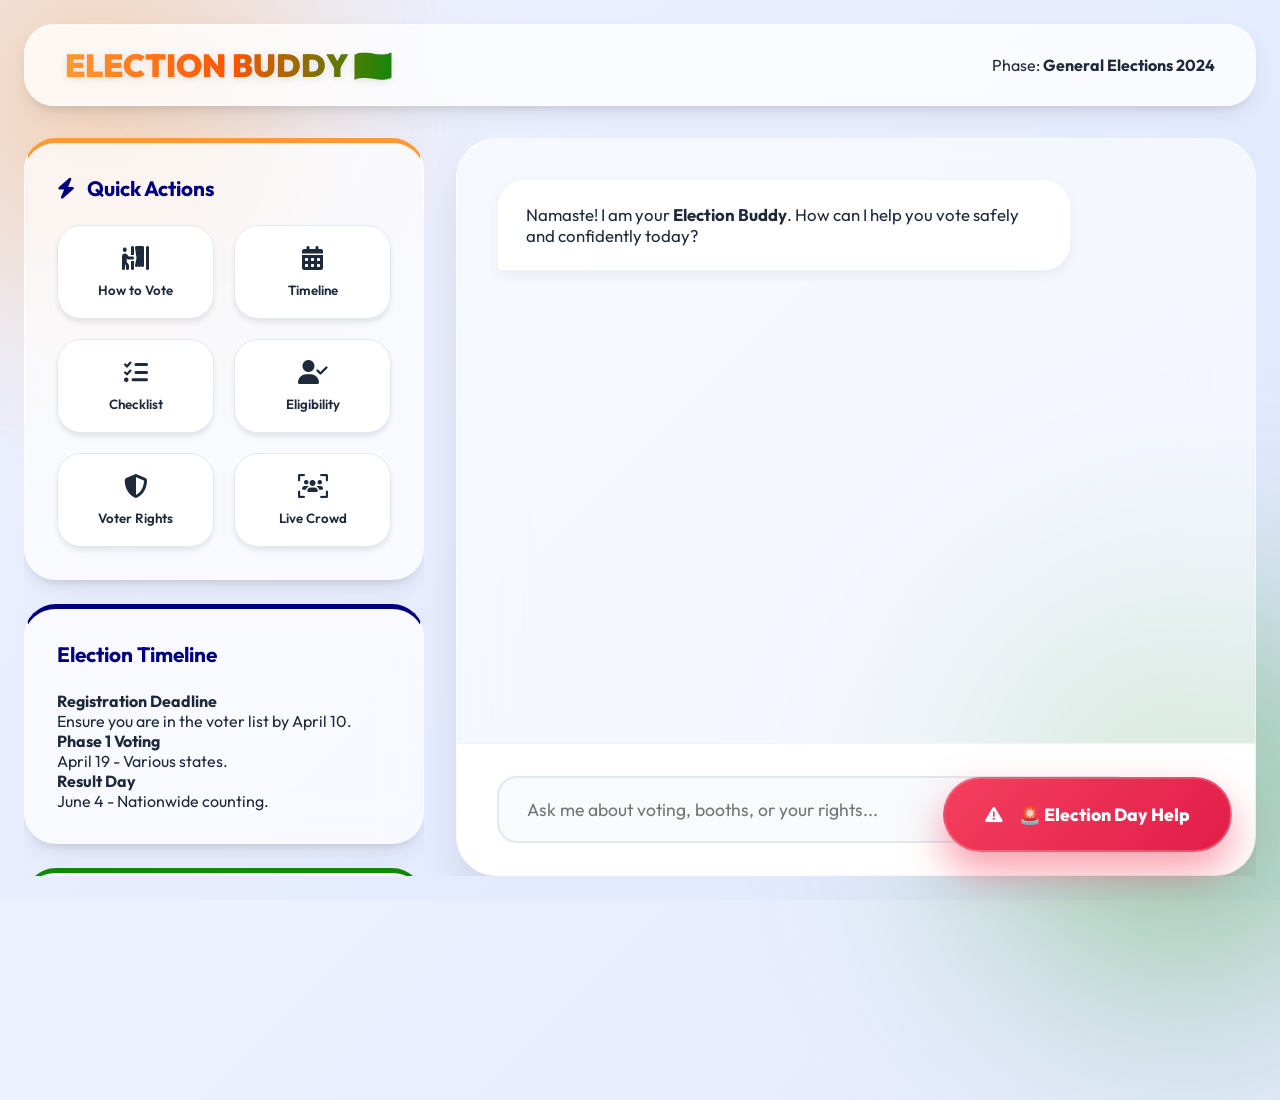
<file: frontend/index.html>
<!DOCTYPE html>
<html lang="en">
<head>
    <meta charset="UTF-8">
    <meta name="viewport" content="width=device-width, initial-scale=1.0">
    <title>Election Buddy - Smart AI Assistant for India</title>
    <link rel="stylesheet" href="style.css">
    <link rel="stylesheet" href="https://cdnjs.cloudflare.com/ajax/libs/font-awesome/6.4.0/css/all.min.css">
    <link href="https://fonts.googleapis.com/css2?family=Outfit:wght@300;400;600;700&display=swap" rel="stylesheet">
</head>
<body>
    <div class="app-container">
        <header>
            <div class="logo">ELECTION BUDDY 🇮🇳</div>
            <div class="header-info">
                <span>Phase: <b>General Elections 2024</b></span>
            </div>
        </header>

        <main>
            <div class="sidebar">
                <div class="card">
                    <h3><i class="fas fa-bolt"></i> Quick Actions</h3>
                    <div class="quick-actions">
                        <button class="action-btn" onclick="suggestQuery('How to Vote')">
                            <i class="fas fa-person-booth"></i>
                            How to Vote
                        </button>
                        <button class="action-btn" onclick="toggleSection('timeline')">
                            <i class="fas fa-calendar-alt"></i>
                            Timeline
                        </button>
                        <button class="action-btn" onclick="toggleSection('checklist')">
                            <i class="fas fa-list-check"></i>
                            Checklist
                        </button>
                        <button class="action-btn" onclick="suggestQuery('Am I eligible to vote?')">
                            <i class="fas fa-user-check"></i>
                            Eligibility
                        </button>
                        <button class="action-btn" onclick="suggestQuery('What are my rights as a voter?')">
                            <i class="fas fa-shield-halved"></i>
                            Voter Rights
                        </button>
                        <button class="action-btn" onclick="toggleSection('crowd')">
                            <i class="fas fa-users-viewfinder"></i>
                            Live Crowd
                        </button>
                    </div>
                </div>

                <div class="card" id="dynamic-section">
                    <div id="timeline-view">
                        <h3>Election Timeline</h3>
                        <div class="timeline-item">
                            <strong>Registration Deadline</strong>
                            <p>Ensure you are in the voter list by April 10.</p>
                        </div>
                        <div class="timeline-item">
                            <strong>Phase 1 Voting</strong>
                            <p>April 19 - Various states.</p>
                        </div>
                        <div class="timeline-item">
                            <strong>Result Day</strong>
                            <p>June 4 - Nationwide counting.</p>
                        </div>
                    </div>

                    <div id="checklist-view" style="display:none;">
                        <h3>Voter Checklist</h3>
                        <div class="checklist-item">
                            <input type="checkbox" id="check1">
                            <label for="check1">Check name in Voter List</label>
                        </div>
                        <div class="checklist-item">
                            <input type="checkbox" id="check2">
                            <label for="check2">Check Polling Station</label>
                        </div>
                        <div class="checklist-item">
                            <input type="checkbox" id="check3">
                            <label for="check3">ID Proof (Voter ID/Aadhar)</label>
                        </div>
                    </div>

                    <div id="crowd-view" style="display:none;">
                        <h3>Booth Status</h3>
                        <div id="booth-list">
                            <p>Loading booth data...</p>
                        </div>
                    </div>
                </div>

                <div class="card">
                    <h3>Contact & Support</h3>
                    <p><i class="fas fa-phone"></i> Helpline: 1950</p>
                    <p><i class="fas fa-envelope"></i> eci@eci.gov.in</p>
                </div>
            </div>

            <div class="chat-container">
                <div class="chat-messages" id="chat-messages">
                    <div class="message bot-message">
                        Namaste! I am your <b>Election Buddy</b>. How can I help you vote safely and confidently today?
                    </div>
                </div>
                <div id="typing-indicator" class="typing" style="display:none; padding-left: 1.5rem;">Buddy is thinking...</div>
                <div class="chat-input-area">
                    <input type="text" id="user-input" placeholder="Ask me about voting, booths, or your rights..." onkeypress="handleKeyPress(event)">
                    <button class="send-btn" onclick="sendMessage()">
                        <i class="fas fa-paper-plane"></i>
                    </button>
                </div>
            </div>
        </main>

        <div class="floating-help" onclick="suggestQuery('Emergency: I need help at the booth')">
            <i class="fas fa-triangle-exclamation"></i>
            🚨 Election Day Help
        </div>
    </div>

    <script src="/frontend/script.js"></script>
</body>
</html>
</file>
<file: frontend/style.css>
:root {
    --primary-saffron: #FF9933;
    --primary-white: #FFFFFF;
    --primary-green: #138808;
    --primary-blue: #000080;
    --vibrant-indigo: #4F46E5;
    --vibrant-rose: #F43F5E;
    --vibrant-amber: #F59E0B;
    --bg-gradient: linear-gradient(135deg, #EEF2FF 0%, #E0E7FF 100%);
    --card-bg: rgba(255, 255, 255, 0.7);
    --text-main: #1E293B;
    --text-muted: #64748B;
    --glass-border: rgba(255, 255, 255, 0.4);
    --shadow-main: 0 10px 25px -5px rgba(0, 0, 0, 0.1), 0 8px 10px -6px rgba(0, 0, 0, 0.1);
}

* {
    margin: 0;
    padding: 0;
    box-sizing: border-box;
    font-family: 'Outfit', 'Inter', sans-serif;
}

body {
    background: var(--bg-gradient);
    color: var(--text-main);
    overflow: hidden;
    height: 100vh;
    width: 100vw;
    position: relative;
}

/* Dynamic Colorful Background Shapes */
body::before, body::after {
    content: '';
    position: absolute;
    width: 600px;
    height: 600px;
    border-radius: 50%;
    filter: blur(100px);
    z-index: -1;
    opacity: 0.5;
    animation: moveCircles 20s infinite alternate;
}

body::before {
    background: radial-gradient(circle, var(--primary-saffron) 0%, transparent 70%);
    top: -200px;
    left: -200px;
}

body::after {
    background: radial-gradient(circle, var(--primary-green) 0%, transparent 70%);
    bottom: -200px;
    right: -200px;
}

@keyframes moveCircles {
    0% { transform: translate(0, 0); }
    100% { transform: translate(100px, 100px); }
}

.app-container {
    display: flex;
    flex-direction: column;
    height: 100vh;
    max-width: 1400px;
    margin: 0 auto;
    padding: 1.5rem;
}

header {
    padding: 1.25rem 2.5rem;
    display: flex;
    justify-content: space-between;
    align-items: center;
    background: rgba(255, 255, 255, 0.8);
    backdrop-filter: blur(20px);
    border: 1px solid var(--glass-border);
    border-radius: 30px;
    margin-bottom: 2rem;
    box-shadow: var(--shadow-main);
}

.logo {
    font-size: 2rem;
    font-weight: 900;
    background: linear-gradient(90deg, #FF9933, #FF5500, #138808);
    -webkit-background-clip: text;
    -webkit-text-fill-color: transparent;
    filter: drop-shadow(0 2px 4px rgba(0,0,0,0.1));
}

main {
    flex: 1;
    display: grid;
    grid-template-columns: 400px 1fr;
    gap: 2rem;
    overflow: hidden;
}

/* Vibrant Sidebar Cards */
.sidebar {
    display: flex;
    flex-direction: column;
    gap: 1.5rem;
    overflow-y: auto;
}

.card {
    background: var(--card-bg);
    border: 1px solid var(--glass-border);
    border-radius: 32px;
    padding: 2rem;
    backdrop-filter: blur(20px);
    box-shadow: var(--shadow-main);
    transition: transform 0.3s ease;
}

.card:nth-child(1) { border-top: 5px solid var(--primary-saffron); }
.card:nth-child(2) { border-top: 5px solid var(--primary-blue); }
.card:nth-child(3) { border-top: 5px solid var(--primary-green); }

.card h3 {
    margin-bottom: 1.5rem;
    font-size: 1.3rem;
    color: var(--primary-blue);
    display: flex;
    align-items: center;
    gap: 0.75rem;
}

.quick-actions {
    display: grid;
    grid-template-columns: 1fr 1fr;
    gap: 1.25rem;
}

.action-btn {
    background: white;
    border: 1px solid #E2E8F0;
    color: var(--text-main);
    padding: 1.25rem;
    border-radius: 24px;
    cursor: pointer;
    font-weight: 600;
    transition: all 0.3s cubic-bezier(0.34, 1.56, 0.64, 1);
    display: flex;
    flex-direction: column;
    align-items: center;
    gap: 0.75rem;
    box-shadow: 0 4px 6px -1px rgba(0, 0, 0, 0.1);
}

.action-btn i { font-size: 1.5rem; }

.action-btn:hover {
    transform: translateY(-8px) scale(1.05);
    background: var(--vibrant-indigo);
    color: white;
    box-shadow: 0 20px 25px -5px rgba(79, 70, 229, 0.4);
}

/* Colourful Chat Interface */
.chat-container {
    display: flex;
    flex-direction: column;
    background: rgba(255, 255, 255, 0.6);
    border: 1px solid var(--glass-border);
    border-radius: 40px;
    overflow: hidden;
    backdrop-filter: blur(30px);
    box-shadow: 0 25px 50px -12px rgba(0, 0, 0, 0.15);
}

.chat-messages {
    flex: 1;
    padding: 2.5rem;
    overflow-y: auto;
    display: flex;
    flex-direction: column;
    gap: 1.5rem;
}

.message {
    max-width: 80%;
    padding: 1.5rem 1.75rem;
    border-radius: 28px;
    font-size: 1.05rem;
    box-shadow: 0 4px 12px rgba(0,0,0,0.05);
}

.user-message {
    align-self: flex-end;
    background: linear-gradient(135deg, var(--vibrant-indigo), #4338CA);
    color: white;
    border-bottom-right-radius: 4px;
}

.bot-message {
    align-self: flex-start;
    background: white;
    color: var(--text-main);
    border-bottom-left-radius: 4px;
    border: 1px solid #F1F5F9;
}

.chat-input-area {
    padding: 2rem 2.5rem;
    background: white;
    border-top: 1px solid #F1F5F9;
    display: flex;
    gap: 1.25rem;
    align-items: center;
}

input[type="text"] {
    flex: 1;
    background: #F8FAFC;
    border: 2px solid #E2E8F0;
    border-radius: 20px;
    padding: 1.25rem 1.75rem;
    color: var(--text-main);
    font-size: 1.1rem;
    transition: all 0.3s ease;
}

input[type="text"]:focus {
    background: white;
    border-color: var(--vibrant-indigo);
    outline: none;
    box-shadow: 0 0 0 4px rgba(79, 70, 229, 0.1);
}

.send-btn {
    background: linear-gradient(135deg, var(--primary-green), #0D6606);
    color: white;
    width: 60px;
    height: 60px;
    border-radius: 20px;
    border: none;
    cursor: pointer;
    font-size: 1.4rem;
    transition: all 0.3s ease;
}

.send-btn:hover {
    transform: scale(1.1) rotate(-5deg);
    box-shadow: 0 10px 20px rgba(19, 136, 8, 0.3);
}

/* Vibrant Emergency Button */
.floating-help {
    position: fixed;
    bottom: 3rem;
    right: 3rem;
    background: linear-gradient(135deg, #F43F5E, #E11D48);
    color: white;
    padding: 1.5rem 2.5rem;
    border-radius: 60px;
    font-weight: 800;
    font-size: 1.1rem;
    box-shadow: 0 20px 40px rgba(244, 63, 94, 0.5);
    cursor: pointer;
    transition: all 0.4s cubic-bezier(0.175, 0.885, 0.32, 1.275);
    display: flex;
    align-items: center;
    gap: 1rem;
    z-index: 1000;
    border: 2px solid rgba(255,255,255,0.2);
}

.floating-help:hover {
    transform: translateY(-10px) scale(1.05);
    box-shadow: 0 30px 50px rgba(244, 63, 94, 0.7);
}

/* Custom Scrollbar */
::-webkit-scrollbar { width: 8px; }
::-webkit-scrollbar-track { background: transparent; }
::-webkit-scrollbar-thumb { background: #CBD5E1; border-radius: 20px; }
::-webkit-scrollbar-thumb:hover { background: #94A3B8; }
</file>
